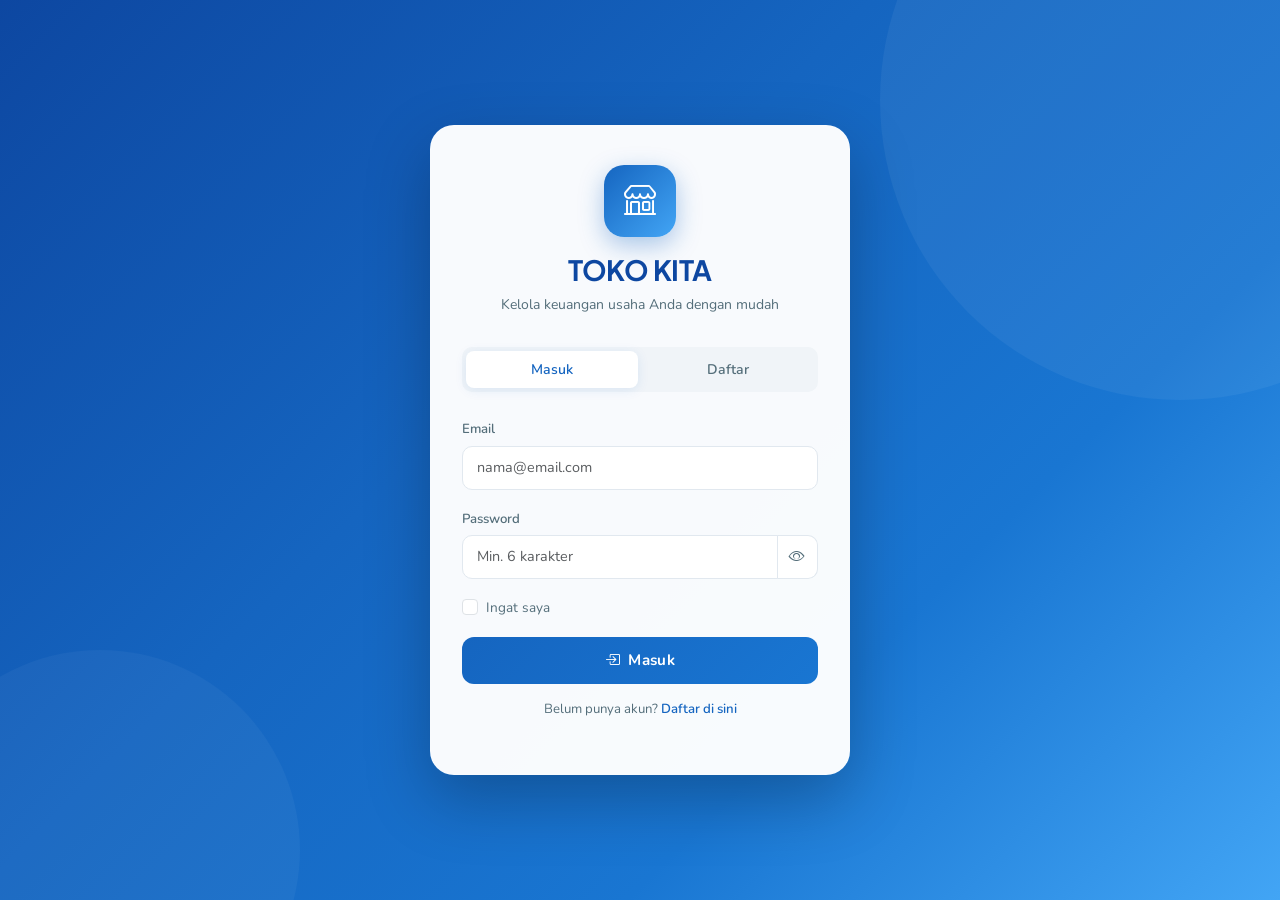
<file: index.html>
<!DOCTYPE html>
<html lang="id">
<head>
<meta charset="UTF-8">
<meta name="viewport" content="width=device-width, initial-scale=1.0, maximum-scale=1.0, user-scalable=no">
<meta name="description" content="TOKO KITA — Aplikasi Manajemen Keuangan UMKM">
<meta name="theme-color" content="#1565C0">
<meta name="apple-mobile-web-app-capable" content="yes">
<meta name="apple-mobile-web-app-status-bar-style" content="black-translucent">
<meta name="apple-mobile-web-app-title" content="TOKO KITA">
<meta name="mobile-web-app-capable" content="yes">
<meta name="application-name" content="TOKO KITA">
<meta name="msapplication-TileColor" content="#1565C0">
<meta name="msapplication-TileImage" content="icons/icon-144.png">
<title>TOKO KITA — Manajemen Keuangan UMKM</title>
<link rel="manifest" href="manifest.json">
<link rel="apple-touch-icon" href="icons/icon-152.png">
<link rel="apple-touch-icon" sizes="192x192" href="icons/icon-192.png">
<link rel="icon" type="image/png" sizes="192x192" href="icons/icon-192.png">
<link rel="icon" type="image/png" sizes="96x96" href="icons/icon-96.png">
<link rel="preconnect" href="https://fonts.googleapis.com">
<link rel="preconnect" href="https://fonts.gstatic.com" crossorigin>
<link href="https://fonts.googleapis.com/css2?family=Plus+Jakarta+Sans:wght@300;400;500;600;700&family=Nunito:wght@400;500;600;700&display=swap" rel="stylesheet">
<link href="https://cdn.jsdelivr.net/npm/bootstrap@5.3.2/dist/css/bootstrap.min.css" rel="stylesheet">
<link href="https://cdn.jsdelivr.net/npm/bootstrap-icons@1.11.3/font/bootstrap-icons.css" rel="stylesheet">
<style>
/* ============================================================
   TOKO KITA — style.css
   Progressive Web App — Manajemen Keuangan UMKM
   ============================================================ */

/* ===== CSS VARIABLES ===== */
:root {
  --primary: #1565C0;
  --primary-dark: #0D47A1;
  --primary-light: #1976D2;
  --primary-xlight: #E3F2FD;
  --accent: #2196F3;
  --accent-light: #BBDEFB;
  --success: #2E7D32;
  --success-light: #E8F5E9;
  --danger: #C62828;
  --danger-light: #FFEBEE;
  --warning: #F57F17;
  --warning-light: #FFF8E1;
  --text-primary: #1A237E;
  --text-secondary: #546E7A;
  --text-muted: #90A4AE;
  --bg-body: #F0F4F8;
  --bg-card: #FFFFFF;
  --bg-sidebar: #0D47A1;
  --border-color: #E1E8EF;
  --shadow: 0 2px 12px rgba(21,101,192,0.10);
  --shadow-lg: 0 8px 32px rgba(21,101,192,0.15);
  --radius: 12px;
  --radius-lg: 18px;
  --font-main: 'Plus Jakarta Sans', sans-serif;
  --font-ui: 'Nunito', sans-serif;
  --transition: all 0.22s cubic-bezier(.4,0,.2,1);
}

/* ===== DARK MODE VARIABLES ===== */
[data-theme="dark"] {
  --primary: #42A5F5;
  --primary-dark: #1565C0;
  --primary-light: #64B5F6;
  --primary-xlight: #0D2137;
  --accent: #90CAF9;
  --accent-light: #1A3A5C;
  --success: #66BB6A;
  --success-light: #0A2712;
  --danger: #EF5350;
  --danger-light: #2A0808;
  --warning: #FFCA28;
  --warning-light: #2A1E00;
  --text-primary: #E3F2FD;
  --text-secondary: #B0BEC5;
  --text-muted: #607D8B;
  --bg-body: #0A1929;
  --bg-card: #0D2137;
  --bg-sidebar: #071420;
  --border-color: #1A3A5C;
  --shadow: 0 2px 12px rgba(0,0,0,0.40);
  --shadow-lg: 0 8px 32px rgba(0,0,0,0.50);
}

/* ===== RESET ===== */
* { box-sizing: border-box; margin: 0; padding: 0; }

body {
  font-family: var(--font-ui);
  background: var(--bg-body);
  color: var(--text-primary);
  transition: var(--transition);
  min-height: 100vh;
}

/* ===== SCROLLBAR ===== */
::-webkit-scrollbar { width: 6px; height: 6px; }
::-webkit-scrollbar-track { background: transparent; }
::-webkit-scrollbar-thumb { background: var(--border-color); border-radius: 10px; }
::-webkit-scrollbar-thumb:hover { background: var(--text-muted); }

/* ============================================================
   AUTH SCREEN
   ============================================================ */
#auth-screen {
  min-height: 100vh;
  background: linear-gradient(135deg, #0D47A1 0%, #1565C0 40%, #1976D2 70%, #42A5F5 100%);
  display: flex;
  align-items: center;
  justify-content: center;
  padding: 1.5rem;
  position: relative;
  overflow: hidden;
}
#auth-screen::before {
  content: '';
  position: absolute;
  width: 600px; height: 600px;
  border-radius: 50%;
  background: rgba(255,255,255,0.05);
  top: -200px; right: -200px;
  pointer-events: none;
}
#auth-screen::after {
  content: '';
  position: absolute;
  width: 400px; height: 400px;
  border-radius: 50%;
  background: rgba(255,255,255,0.04);
  bottom: -150px; left: -100px;
  pointer-events: none;
}

.auth-card {
  background: rgba(255,255,255,0.97);
  border-radius: 24px;
  padding: 2.5rem 2rem;
  width: 100%;
  max-width: 420px;
  box-shadow: 0 24px 64px rgba(0,0,0,0.25);
  position: relative;
  z-index: 1;
}
[data-theme="dark"] .auth-card {
  background: #0D2137;
  border: 1px solid #1A3A5C;
}

.auth-logo {
  text-align: center;
  margin-bottom: 2rem;
}
.auth-logo .logo-icon {
  width: 72px; height: 72px;
  border-radius: 20px;
  background: linear-gradient(135deg, #1565C0, #42A5F5);
  display: flex; align-items: center; justify-content: center;
  margin: 0 auto 1rem;
  font-size: 2rem;
  color: white;
  box-shadow: 0 8px 24px rgba(21,101,192,0.35);
}
.auth-logo h1 {
  font-family: var(--font-main);
  font-weight: 700;
  font-size: 1.75rem;
  color: var(--primary-dark);
  letter-spacing: -0.5px;
}
[data-theme="dark"] .auth-logo h1 { color: var(--primary); }
.auth-logo p { color: var(--text-secondary); font-size: 0.875rem; margin-top: 4px; }

.auth-tabs {
  display: flex; gap: 4px;
  background: var(--bg-body);
  border-radius: 10px;
  padding: 4px;
  margin-bottom: 1.5rem;
}
.auth-tab {
  flex: 1; text-align: center; padding: 8px;
  border-radius: 8px; cursor: pointer;
  font-weight: 600; font-size: 0.875rem;
  color: var(--text-secondary);
  transition: var(--transition);
  border: none; background: none;
}
.auth-tab.active {
  background: var(--bg-card);
  color: var(--primary);
  box-shadow: var(--shadow);
}
[data-theme="dark"] .auth-tab.active { background: #1A3A5C; }

/* ===== FORM CONTROLS ===== */
.form-label { font-size: 0.825rem; font-weight: 600; color: var(--text-secondary); margin-bottom: 6px; }
.form-control {
  border: 1.5px solid var(--border-color);
  border-radius: 10px;
  padding: 10px 14px;
  font-size: 0.9rem;
  background: var(--bg-card);
  color: var(--text-primary);
  transition: var(--transition);
  width: 100%;
}
.form-control:focus {
  border-color: var(--primary);
  box-shadow: 0 0 0 3px rgba(21,101,192,0.12);
  background: var(--bg-card);
  color: var(--text-primary);
  outline: none;
}
[data-theme="dark"] .form-control { background: #071420; border-color: #1A3A5C; color: #E3F2FD; }
[data-theme="dark"] .form-control:focus { background: #071420; }

.input-group { display: flex; }
.input-group .form-control { border-radius: 10px 0 0 10px; flex: 1; }
.input-group-text {
  background: var(--bg-card);
  border: 1.5px solid var(--border-color);
  border-left: none;
  border-radius: 0 10px 10px 0;
  padding: 0 12px;
  color: var(--text-secondary);
  cursor: pointer;
  display: flex; align-items: center;
}
[data-theme="dark"] .input-group-text { background: #071420; border-color: #1A3A5C; color: #B0BEC5; }

/* ===== BUTTONS ===== */
.btn-primary-custom {
  background: linear-gradient(135deg, #1565C0, #1976D2);
  border: none;
  border-radius: 12px;
  padding: 12px;
  font-weight: 700;
  font-size: 0.95rem;
  color: white;
  width: 100%;
  cursor: pointer;
  transition: var(--transition);
  letter-spacing: 0.3px;
  display: flex; align-items: center; justify-content: center; gap: 8px;
}
.btn-primary-custom:hover {
  background: linear-gradient(135deg, #0D47A1, #1565C0);
  transform: translateY(-1px);
  box-shadow: 0 6px 20px rgba(21,101,192,0.35);
}
.btn-primary-custom:active { transform: translateY(0); }

.btn-add {
  background: linear-gradient(135deg, var(--primary), var(--accent));
  border: none; border-radius: 10px;
  padding: 8px 16px; font-weight: 600; font-size: 0.875rem;
  color: white; cursor: pointer; transition: var(--transition);
  display: inline-flex; align-items: center; gap: 6px;
}
.btn-add:hover { transform: translateY(-1px); box-shadow: 0 4px 16px rgba(21,101,192,0.30); }

.btn-sm-action {
  padding: 5px 10px; border-radius: 8px;
  border: 1.5px solid var(--border-color);
  background: none; cursor: pointer;
  font-size: 0.8rem; font-weight: 500;
  transition: var(--transition); color: var(--text-secondary);
}
.btn-sm-action:hover { background: var(--primary-xlight); color: var(--primary); border-color: var(--primary); }
.btn-sm-danger { color: var(--danger); }
.btn-sm-danger:hover { background: var(--danger-light); color: var(--danger); border-color: var(--danger); }

.btn-wa {
  background: #25D366; border: none; border-radius: 8px;
  padding: 5px 12px; font-size: 0.8rem; font-weight: 600;
  color: white; cursor: pointer; transition: var(--transition);
  display: inline-flex; align-items: center; gap: 5px;
}
.btn-wa:hover { background: #128C7E; transform: translateY(-1px); }

.btn-toggle {
  width: 38px; height: 38px;
  border: 1.5px solid var(--border-color);
  border-radius: 10px;
  background: none; cursor: pointer;
  display: flex; align-items: center; justify-content: center;
  color: var(--text-secondary); font-size: 1.1rem;
  transition: var(--transition);
}
.btn-toggle:hover { background: var(--primary-xlight); color: var(--primary); border-color: var(--primary); }

.btn-theme {
  width: 38px; height: 38px;
  border: 1.5px solid var(--border-color);
  border-radius: 10px; background: none; cursor: pointer;
  display: flex; align-items: center; justify-content: center;
  color: var(--text-secondary); font-size: 1.1rem;
  transition: var(--transition);
}
.btn-theme:hover { background: var(--primary-xlight); color: var(--primary); border-color: var(--primary); }

.btn-logout {
  display: flex; align-items: center; gap: 10px;
  padding: 10px 14px; border-radius: 10px;
  cursor: pointer; color: rgba(255,100,100,0.85);
  font-weight: 500; font-size: 0.875rem;
  width: 100%; border: none; background: none;
  transition: var(--transition);
}
.btn-logout:hover { background: rgba(255,100,100,0.12); color: #FF6B6B; }

/* ============================================================
   MAIN APP LAYOUT
   ============================================================ */
#app-screen { display: none; min-height: 100vh; }

/* ===== SIDEBAR ===== */
.sidebar {
  position: fixed; top: 0; left: 0; bottom: 0;
  width: 260px;
  background: var(--bg-sidebar);
  z-index: 1000;
  display: flex; flex-direction: column;
  transition: transform 0.3s cubic-bezier(.4,0,.2,1);
  box-shadow: 4px 0 24px rgba(0,0,0,0.20);
}
.sidebar.collapsed { transform: translateX(-260px); }

.sidebar-header {
  padding: 1.5rem 1.25rem 1rem;
  border-bottom: 1px solid rgba(255,255,255,0.10);
}
.sidebar-brand { display: flex; align-items: center; gap: 12px; }
.sidebar-brand .brand-icon {
  width: 44px; height: 44px;
  border-radius: 12px;
  background: rgba(255,255,255,0.15);
  display: flex; align-items: center; justify-content: center;
  font-size: 1.5rem; flex-shrink: 0;
}
.sidebar-brand span {
  font-family: var(--font-main);
  font-size: 1.25rem; font-weight: 700;
  color: white; letter-spacing: -0.5px;
}

.sidebar-user {
  padding: 1rem 1.25rem;
  display: flex; align-items: center; gap: 12px;
  border-bottom: 1px solid rgba(255,255,255,0.10);
}
.user-avatar {
  width: 40px; height: 40px;
  border-radius: 50%;
  background: linear-gradient(135deg, #42A5F5, #90CAF9);
  display: flex; align-items: center; justify-content: center;
  font-weight: 700; font-size: 1rem; color: #0D47A1;
  flex-shrink: 0;
}
.user-info .user-name { font-weight: 600; font-size: 0.875rem; color: white; }
.user-info .user-email { font-size: 0.75rem; color: rgba(255,255,255,0.55); margin-top: 1px; }

.nav-section { padding: 0.75rem 1rem 0.5rem; }
.nav-section-title {
  font-size: 0.7rem; font-weight: 700;
  color: rgba(255,255,255,0.40);
  text-transform: uppercase; letter-spacing: 1px;
  margin-bottom: 4px;
}
.nav-item {
  display: flex; align-items: center; gap: 12px;
  padding: 10px 14px; border-radius: 10px;
  cursor: pointer; transition: var(--transition);
  color: rgba(255,255,255,0.65);
  font-weight: 500; font-size: 0.9rem;
  margin-bottom: 2px;
  border: none; background: none;
  width: 100%; text-align: left;
}
.nav-item i { font-size: 1.1rem; width: 20px; flex-shrink: 0; }
.nav-item:hover { background: rgba(255,255,255,0.10); color: white; }
.nav-item.active { background: rgba(255,255,255,0.18); color: white; font-weight: 600; }

.sidebar-footer {
  margin-top: auto;
  padding: 1rem;
  border-top: 1px solid rgba(255,255,255,0.10);
}

/* ===== MAIN CONTENT ===== */
.main-content {
  margin-left: 260px;
  min-height: 100vh;
  transition: margin-left 0.3s cubic-bezier(.4,0,.2,1);
}
.main-content.expanded { margin-left: 0; }

.top-bar {
  background: var(--bg-card);
  border-bottom: 1px solid var(--border-color);
  padding: 1rem 1.5rem;
  display: flex; align-items: center; justify-content: space-between;
  position: sticky; top: 0; z-index: 100;
  box-shadow: var(--shadow);
}
.top-bar-left { display: flex; align-items: center; gap: 12px; }
.page-title { font-family: var(--font-main); font-size: 1.1rem; font-weight: 700; color: var(--text-primary); }
.top-bar-right { display: flex; align-items: center; gap: 10px; }

.page-content { padding: 1.5rem; }

/* ===== SIDEBAR BACKDROP ===== */
.sidebar-backdrop {
  display: none; position: fixed; inset: 0;
  background: rgba(0,0,0,0.4); z-index: 999;
}
.sidebar-backdrop.show { display: block; }

/* ============================================================
   STAT CARDS
   ============================================================ */
.stat-card {
  background: var(--bg-card);
  border-radius: var(--radius-lg);
  padding: 1.25rem 1.5rem;
  box-shadow: var(--shadow);
  border: 1px solid var(--border-color);
  transition: var(--transition);
  position: relative;
  overflow: hidden;
}
.stat-card::after {
  content: '';
  position: absolute; top: 0; right: 0;
  width: 80px; height: 80px; border-radius: 50%;
  opacity: 0.07; transform: translate(25%, -25%);
}
.stat-card.income::after { background: var(--success); }
.stat-card.expense::after { background: var(--danger); }
.stat-card.profit::after { background: var(--primary); }
.stat-card.debt::after { background: var(--warning); }
.stat-card:hover { transform: translateY(-2px); box-shadow: var(--shadow-lg); }

.stat-icon {
  width: 46px; height: 46px;
  border-radius: 12px;
  display: flex; align-items: center; justify-content: center;
  font-size: 1.3rem; margin-bottom: 1rem;
}
.stat-icon.income { background: var(--success-light); color: var(--success); }
.stat-icon.expense { background: var(--danger-light); color: var(--danger); }
.stat-icon.profit { background: var(--primary-xlight); color: var(--primary); }
.stat-icon.debt { background: var(--warning-light); color: var(--warning); }

.stat-label { font-size: 0.8rem; font-weight: 600; color: var(--text-muted); text-transform: uppercase; letter-spacing: 0.5px; }
.stat-value { font-family: var(--font-main); font-size: 1.5rem; font-weight: 700; color: var(--text-primary); margin-top: 4px; }
.stat-value.income { color: var(--success); }
.stat-value.expense { color: var(--danger); }
.stat-value.profit { color: var(--primary); }
.stat-value.debt { color: var(--warning); }

/* ============================================================
   SECTION PAGES
   ============================================================ */
.section-page { display: none; }
.section-page.active { display: block; }

/* ============================================================
   CARD
   ============================================================ */
.card-custom {
  background: var(--bg-card);
  border-radius: var(--radius-lg);
  border: 1px solid var(--border-color);
  box-shadow: var(--shadow);
  overflow: hidden;
}
.card-header-custom {
  padding: 1.25rem 1.5rem;
  border-bottom: 1px solid var(--border-color);
  display: flex; align-items: center; justify-content: space-between;
  background: var(--bg-card);
}
.card-header-custom h5 {
  font-family: var(--font-main);
  font-weight: 700; font-size: 1rem;
  color: var(--text-primary); margin: 0;
}
.card-body-custom { padding: 1.5rem; }

/* ============================================================
   TABLE
   ============================================================ */
.table-wrapper { overflow-x: auto; }
table.tk-table {
  width: 100%; border-collapse: collapse;
  font-size: 0.875rem;
}
table.tk-table thead th {
  padding: 10px 14px;
  background: var(--primary-xlight);
  color: var(--primary);
  font-weight: 700; font-size: 0.775rem;
  text-transform: uppercase; letter-spacing: 0.5px;
  border-bottom: 2px solid var(--border-color);
  white-space: nowrap;
}
table.tk-table tbody td {
  padding: 12px 14px;
  border-bottom: 1px solid var(--border-color);
  color: var(--text-primary); vertical-align: middle;
}
table.tk-table tbody tr:hover { background: var(--primary-xlight); }
table.tk-table tbody tr:last-child td { border-bottom: none; }
[data-theme="dark"] table.tk-table thead th { background: #0A1929; }
[data-theme="dark"] table.tk-table tbody tr:hover { background: #0A1929; }

/* ===== BADGES ===== */
.badge-income { background: var(--success-light); color: var(--success); padding: 4px 10px; border-radius: 20px; font-size: 0.75rem; font-weight: 600; }
.badge-expense { background: var(--danger-light); color: var(--danger); padding: 4px 10px; border-radius: 20px; font-size: 0.75rem; font-weight: 600; }
.badge-pending { background: var(--warning-light); color: var(--warning); padding: 4px 10px; border-radius: 20px; font-size: 0.75rem; font-weight: 600; }
.badge-paid { background: var(--success-light); color: var(--success); padding: 4px 10px; border-radius: 20px; font-size: 0.75rem; font-weight: 600; }

/* ============================================================
   FILTER BAR
   ============================================================ */
.filter-bar {
  display: flex; gap: 10px; flex-wrap: wrap; align-items: center;
  padding: 1rem 1.5rem; border-bottom: 1px solid var(--border-color);
  background: var(--bg-card);
}
.filter-select, .filter-input {
  border: 1.5px solid var(--border-color);
  border-radius: 8px; padding: 6px 12px;
  font-size: 0.85rem; background: var(--bg-body);
  color: var(--text-primary); outline: none;
  transition: var(--transition);
}
.filter-select:focus, .filter-input:focus {
  border-color: var(--primary);
  box-shadow: 0 0 0 3px rgba(21,101,192,0.10);
}
[data-theme="dark"] .filter-select,
[data-theme="dark"] .filter-input { background: #071420; border-color: #1A3A5C; color: #E3F2FD; }

/* ============================================================
   QUICK ACTIONS
   ============================================================ */
.quick-actions { display: flex; gap: 10px; flex-wrap: wrap; }
.quick-btn {
  flex: 1; min-width: 140px;
  background: var(--bg-card);
  border: 1.5px solid var(--border-color);
  border-radius: var(--radius);
  padding: 1rem; cursor: pointer;
  transition: var(--transition);
  text-align: center; color: var(--text-primary);
}
.quick-btn:hover {
  border-color: var(--primary);
  background: var(--primary-xlight);
  transform: translateY(-2px);
  box-shadow: var(--shadow);
}
.quick-btn i { font-size: 1.75rem; display: block; margin-bottom: 8px; }
.quick-btn span { font-size: 0.85rem; font-weight: 600; }
.quick-btn.income-btn i { color: var(--success); }
.quick-btn.expense-btn i { color: var(--danger); }
.quick-btn.debt-btn i { color: var(--warning); }
.quick-btn.report-btn i { color: var(--primary); }

/* ============================================================
   CHART BARS
   ============================================================ */
.chart-bar-wrap { display: flex; align-items: flex-end; gap: 8px; height: 140px; padding: 0 4px; }
.chart-bar-item { flex: 1; display: flex; flex-direction: column; align-items: center; gap: 4px; }
.chart-bar {
  width: 100%; border-radius: 6px 6px 0 0;
  transition: height 0.5s cubic-bezier(.4,0,.2,1);
  min-height: 4px;
}
.chart-bar.income-bar { background: linear-gradient(to top, var(--success), #81C784); }
.chart-bar.expense-bar { background: linear-gradient(to top, var(--danger), #EF9A9A); }
.chart-bar-label { font-size: 0.65rem; color: var(--text-muted); font-weight: 600; }
.chart-legend { display: flex; gap: 16px; justify-content: center; margin-top: 10px; }
.chart-legend-item { display: flex; align-items: center; gap: 6px; font-size: 0.8rem; color: var(--text-secondary); font-weight: 500; }
.chart-dot { width: 10px; height: 10px; border-radius: 3px; }

/* ============================================================
   LAPORAN
   ============================================================ */
.report-summary {
  background: linear-gradient(135deg, var(--primary) 0%, var(--accent) 100%);
  border-radius: var(--radius-lg);
  padding: 2rem; color: white;
  position: relative; overflow: hidden;
  margin-bottom: 1.5rem;
}
.report-summary::before {
  content: '';
  position: absolute;
  width: 200px; height: 200px; border-radius: 50%;
  background: rgba(255,255,255,0.07);
  top: -80px; right: -60px;
}
.report-summary-title { font-size: 0.85rem; font-weight: 600; opacity: 0.8; text-transform: uppercase; letter-spacing: 1px; }
.report-summary-value { font-family: var(--font-main); font-size: 2.25rem; font-weight: 700; margin: 4px 0; }

.report-item {
  display: flex; align-items: center; justify-content: space-between;
  padding: 12px 0; border-bottom: 1px solid var(--border-color);
}
.report-item:last-child { border-bottom: none; }
.report-item-label { display: flex; align-items: center; gap: 10px; font-weight: 500; }
.report-item-value { font-weight: 700; font-family: var(--font-main); }

/* ============================================================
   MODAL OVERRIDES
   ============================================================ */
.modal-content {
  background: var(--bg-card);
  border: 1px solid var(--border-color);
  border-radius: var(--radius-lg);
  color: var(--text-primary);
}
.modal-header {
  background: linear-gradient(135deg, var(--primary), var(--accent));
  border-radius: calc(var(--radius-lg) - 1px) calc(var(--radius-lg) - 1px) 0 0;
  border: none; padding: 1.25rem 1.5rem;
}
.modal-title { color: white; font-family: var(--font-main); font-weight: 700; }
.btn-close { filter: invert(1); }
.modal-footer {
  border-top: 1px solid var(--border-color);
  background: var(--bg-card);
  border-radius: 0 0 calc(var(--radius-lg) - 1px) calc(var(--radius-lg) - 1px);
}

/* ============================================================
   EMPTY STATE
   ============================================================ */
.empty-state {
  text-align: center; padding: 3rem 1.5rem;
  color: var(--text-muted);
}
.empty-state i { font-size: 3rem; opacity: 0.35; margin-bottom: 1rem; display: block; }
.empty-state p { font-size: 0.9rem; }

/* ============================================================
   LOADING OVERLAY
   ============================================================ */
#loading-overlay {
  position: fixed; inset: 0;
  background: rgba(13,71,161,0.85);
  display: flex; align-items: center; justify-content: center;
  z-index: 9999; transition: opacity 0.3s;
}
#loading-overlay.hidden { opacity: 0; pointer-events: none; }
.loading-spinner { text-align: center; color: white; }
.spinner-ring {
  width: 56px; height: 56px;
  border: 4px solid rgba(255,255,255,0.25);
  border-top-color: white; border-radius: 50%;
  animation: spin 0.9s linear infinite;
  margin: 0 auto 1rem;
}
@keyframes spin { to { transform: rotate(360deg); } }
.loading-spinner p { font-weight: 600; font-size: 1rem; opacity: 0.9; }

/* ============================================================
   TOAST NOTIFICATIONS
   ============================================================ */
#toast-container {
  position: fixed; bottom: 1.5rem; right: 1.5rem;
  z-index: 9998; display: flex; flex-direction: column; gap: 8px;
}
.toast-item {
  background: var(--bg-card);
  border: 1px solid var(--border-color);
  border-radius: 12px; padding: 12px 16px;
  display: flex; align-items: center; gap: 10px;
  box-shadow: var(--shadow-lg);
  font-size: 0.875rem; font-weight: 500;
  animation: slideInRight 0.3s ease, fadeOut 0.3s ease 2.7s forwards;
  max-width: 320px;
}
.toast-item.success { border-left: 4px solid var(--success); }
.toast-item.error   { border-left: 4px solid var(--danger); }
.toast-item.info    { border-left: 4px solid var(--primary); }
@keyframes slideInRight {
  from { transform: translateX(100%); opacity: 0; }
  to   { transform: translateX(0); opacity: 1; }
}
@keyframes fadeOut { to { opacity: 0; transform: translateX(100%); } }

/* ============================================================
   RESPONSIVE — MOBILE
   ============================================================ */
@media (max-width: 768px) {
  /* Sidebar — sembunyikan, hanya muncul jika dibuka manual */
  .sidebar { transform: translateX(-260px); }
  .sidebar.open { transform: translateX(0); }

  /* Main content — full width, beri ruang bottom nav */
  .main-content { margin-left: 0; padding-bottom: 72px; }
  .page-content { padding: 0.875rem; }

  /* Top bar mobile */
  .top-bar { padding: 0.75rem 1rem; }
  .page-title { font-size: 1rem; }

  /* Stat cards — 2 kolom */
  .stat-card { padding: 1rem 0.875rem; }
  .stat-value { font-size: 1.15rem; }
  .stat-icon { width: 40px; height: 40px; font-size: 1.1rem; margin-bottom: 0.75rem; }
  .stat-label { font-size: 0.72rem; }

  /* Card header — stack vertikal */
  .card-header-custom { flex-direction: column; align-items: flex-start; gap: 8px; }
  .card-header-custom h5 { font-size: 0.9rem; }

  /* Filter bar — vertikal */
  .filter-bar { flex-direction: column; align-items: stretch; padding: 0.75rem 1rem; gap: 8px; }
  .filter-select, .filter-input { width: 100%; font-size: 0.875rem; padding: 8px 12px; }

  /* Quick action buttons — 2 kolom */
  .quick-actions { display: grid; grid-template-columns: 1fr 1fr; gap: 10px; }
  .quick-btn { min-width: unset; padding: 0.875rem 0.5rem; }
  .quick-btn i { font-size: 1.5rem; }
  .quick-btn span { font-size: 0.78rem; }

  /* Table — horizontal scroll */
  .table-wrapper { overflow-x: auto; -webkit-overflow-scrolling: touch; }
  table.tk-table { font-size: 0.8rem; min-width: 500px; }
  table.tk-table thead th { padding: 8px 10px; }
  table.tk-table tbody td { padding: 10px; }

  /* Chart lebih tinggi */
  .chart-bar-wrap { height: 120px; }

  /* Report summary */
  .report-summary { padding: 1.25rem; }
  .report-summary-value { font-size: 1.75rem; }

  /* Modal — full screen di mobile */
  .modal-dialog { margin: 0; max-width: 100%; }
  .modal-content { border-radius: 20px 20px 0 0; position: fixed; bottom: 0; left: 0; right: 0; }
  .modal-body { max-height: 70vh; overflow-y: auto; }

  /* Bottom nav tampil */
  .mobile-bottom-nav { display: flex !important; }

  /* Sembunyikan hamburger di mobile — navigasi via bottom nav */
  .btn-toggle { display: flex; }
}

@media (max-width: 480px) {
  .auth-card { padding: 1.75rem 1.25rem; }
  .stat-card { padding: 0.875rem; }
  .page-content { padding: 0.75rem; }
  .quick-btn span { font-size: 0.72rem; }
}

/* ============================================================
   MOBILE BOTTOM NAVIGATION
   ============================================================ */
.mobile-bottom-nav {
  display: none; /* default hidden, muncul di mobile via media query */
  position: fixed;
  bottom: 0; left: 0; right: 0;
  height: 64px;
  background: var(--bg-card);
  border-top: 1px solid var(--border-color);
  box-shadow: 0 -4px 20px rgba(0,0,0,0.08);
  z-index: 1001;
  padding: 0 0.5rem;
  align-items: center;
  justify-content: space-around;
}

.mobile-nav-item {
  display: flex; flex-direction: column; align-items: center; justify-content: center;
  gap: 3px; flex: 1; padding: 8px 4px;
  border: none; background: none; cursor: pointer;
  color: var(--text-muted); transition: var(--transition);
  border-radius: 12px; min-height: 52px;
  -webkit-tap-highlight-color: transparent;
}

.mobile-nav-item i {
  font-size: 1.35rem;
  transition: var(--transition);
}

.mobile-nav-item span {
  font-size: 0.65rem; font-weight: 600;
  letter-spacing: 0.2px;
}

.mobile-nav-item.active {
  color: var(--primary);
}

.mobile-nav-item.active i {
  transform: scale(1.15);
}

.mobile-nav-fab {
  width: 52px; height: 52px; border-radius: 50%;
  background: linear-gradient(135deg, var(--primary), var(--accent));
  border: none; cursor: pointer;
  display: flex; align-items: center; justify-content: center;
  color: white; font-size: 1.5rem;
  box-shadow: 0 4px 16px rgba(21,101,192,0.40);
  transition: var(--transition);
  margin-bottom: 8px;
  -webkit-tap-highlight-color: transparent;
  flex-shrink: 0;
}

.mobile-nav-fab:active { transform: scale(0.93); }

[data-theme="dark"] .mobile-bottom-nav {
  background: #0D2137;
  border-top-color: #1A3A5C;
  box-shadow: 0 -4px 20px rgba(0,0,0,0.3);
}

/* ============================================================
   COPYRIGHT FOOTER
   ============================================================ */
.copyright-footer {
  text-align: center;
  padding: 1.5rem 1rem;
  margin-top: 2rem;
  border-top: 1px solid var(--border-color);
  color: var(--text-muted);
  font-size: 0.8rem;
  font-weight: 500;
}
.copyright-footer .copyright-icon {
  display: inline-flex;
  align-items: center;
  justify-content: center;
  width: 22px;
  height: 22px;
  border-radius: 50%;
  background: linear-gradient(135deg, var(--primary), var(--accent));
  color: white;
  font-size: 0.7rem;
  font-weight: 700;
  margin-right: 6px;
  vertical-align: middle;
}
.copyright-footer span {
  color: var(--text-secondary);
  font-weight: 600;
}

/* Mobile logout nav item */
.mobile-nav-item.logout-item {
  color: rgba(255,100,100,0.85);
}
.mobile-nav-item.logout-item.active,
.mobile-nav-item.logout-item:hover {
  color: #FF6B6B;
}

@media (max-width: 768px) {
  .copyright-footer {
    padding-bottom: 80px;
  }
}

</style>
</head>
<body>

<!-- LOADING OVERLAY -->
<div id="loading-overlay">
  <div class="loading-spinner">
    <div class="spinner-ring"></div>
    <p>Memuat TOKO KITA...</p>
  </div>
</div>

<!-- TOAST -->
<div id="toast-container"></div>

<!-- AUTH SCREEN -->
<div id="auth-screen">
  <div class="auth-card">
    <div class="auth-logo">
      <div class="logo-icon"><i class="bi bi-shop"></i></div>
      <h1>TOKO KITA</h1>
      <p>Kelola keuangan usaha Anda dengan mudah</p>
    </div>
    <div class="auth-tabs">
      <button class="auth-tab active" onclick="switchAuthTab('login')">Masuk</button>
      <button class="auth-tab" onclick="switchAuthTab('register')">Daftar</button>
    </div>
    <!-- Login -->
    <div id="login-form">
      <div class="mb-3">
        <label class="form-label">Email</label>
        <input type="email" class="form-control" id="login-email" placeholder="nama@email.com" autocomplete="email">
      </div>
      <div class="mb-3">
        <label class="form-label">Password</label>
        <div class="input-group">
          <input type="password" class="form-control" id="login-password" placeholder="Min. 6 karakter" autocomplete="current-password">
          <button class="input-group-text" type="button" onclick="togglePwd('login-password',this)"><i class="bi bi-eye"></i></button>
        </div>
      </div>
      <div class="mb-3 d-flex align-items-center">
        <div class="form-check">
          <input class="form-check-input" type="checkbox" id="remember-me">
          <label class="form-check-label" for="remember-me" style="font-size:.85rem;color:var(--text-secondary)">Ingat saya</label>
        </div>
      </div>
      <button class="btn-primary-custom" onclick="doLogin()"><i class="bi bi-box-arrow-in-right"></i> Masuk</button>
      <p style="text-align:center;margin-top:1rem;font-size:.825rem;color:var(--text-secondary)">
        Belum punya akun? <span style="color:var(--primary);cursor:pointer;font-weight:600" onclick="switchAuthTab('register')">Daftar di sini</span>
      </p>
    </div>
    <!-- Register -->
    <div id="register-form" style="display:none">
      <div class="mb-3">
        <label class="form-label">Nama Lengkap</label>
        <input type="text" class="form-control" id="reg-name" placeholder="Nama Anda">
      </div>
      <div class="mb-3">
        <label class="form-label">Email</label>
        <input type="email" class="form-control" id="reg-email" placeholder="nama@email.com">
      </div>
      <div class="mb-3">
        <label class="form-label">Nama Toko <small style="color:var(--text-muted)">(opsional)</small></label>
        <div class="input-group">
          <span class="input-group-text"><i class="bi bi-shop"></i></span>
          <input type="text" class="form-control" id="reg-store" placeholder="Contoh: Warung Bu Siti, Toko Makmur">
        </div>
      </div>
      <div class="mb-3">
        <label class="form-label">Password</label>
        <div class="input-group">
          <input type="password" class="form-control" id="reg-password" placeholder="Min. 6 karakter">
          <button class="input-group-text" type="button" onclick="togglePwd('reg-password',this)"><i class="bi bi-eye"></i></button>
        </div>
      </div>
      <div class="mb-3">
        <label class="form-label">Konfirmasi Password</label>
        <input type="password" class="form-control" id="reg-confirm" placeholder="Ulangi password">
      </div>
      <button class="btn-primary-custom" onclick="doRegister()"><i class="bi bi-shop"></i> Daftar Sekarang</button>
      <p style="text-align:center;margin-top:1rem;font-size:.825rem;color:var(--text-secondary)">
        Sudah punya akun? <span style="color:var(--primary);cursor:pointer;font-weight:600" onclick="switchAuthTab('login')">Masuk di sini</span>
      </p>
    </div>
  </div>
</div>

<!-- APP SCREEN -->
<div id="app-screen">
  <div class="sidebar-backdrop" id="sidebar-backdrop" onclick="closeSidebar()"></div>
  <!-- SIDEBAR -->
  <nav class="sidebar" id="sidebar">
    <div class="sidebar-header">
      <div class="sidebar-brand">
        <div class="brand-icon"><i class="bi bi-shop" style="color:white"></i></div>
        <span id="sidebar-store-name">TOKO KITA</span>
      </div>
    </div>
    <div class="sidebar-user">
      <div class="user-avatar" id="sidebar-avatar">TK</div>
      <div class="user-info">
        <div class="user-name" id="sidebar-name">Pengguna</div>
        <div class="user-email" id="sidebar-email">-</div>
      </div>
      <button class="btn-toggle" onclick="openStoreSettings()" title="Pengaturan Toko" style="color:rgba(255,255,255,0.6);border-color:rgba(255,255,255,0.2)">
        <i class="bi bi-gear"></i>
      </button>
    </div>
    <div class="nav-section">
      <div class="nav-section-title">Menu Utama</div>
      <button class="nav-item active" data-page="dashboard" onclick="navigate('dashboard')"><i class="bi bi-speedometer2"></i> Dashboard</button>
      <button class="nav-item" data-page="transaksi" onclick="navigate('transaksi')"><i class="bi bi-arrow-left-right"></i> Transaksi</button>
      <button class="nav-item" data-page="utang" onclick="navigate('utang')"><i class="bi bi-people"></i> Utang Pelanggan</button>
      <button class="nav-item" data-page="laporan" onclick="navigate('laporan')"><i class="bi bi-bar-chart-line"></i> Laporan</button>
    </div>
    <div class="sidebar-footer">
      <button class="btn-logout" onclick="doLogout()"><i class="bi bi-box-arrow-left"></i> Keluar</button>
    </div>
  </nav>
  <!-- MAIN -->
  <div class="main-content" id="main-content">
    <header class="top-bar">
      <div class="top-bar-left">
        <button class="btn-toggle" onclick="toggleSidebar()"><i class="bi bi-list"></i></button>
        <span class="page-title" id="page-title">Dashboard</span>
      </div>
      <div class="top-bar-right">
        <button class="btn-theme" onclick="toggleTheme()"><i class="bi bi-moon-stars" id="theme-icon"></i></button>
      </div>
    </header>
    <main class="page-content">

      <!-- DASHBOARD -->
      <div class="section-page active" id="page-dashboard">
        <div class="row g-3 mb-4">
          <div class="col-6 col-md-3"><div class="stat-card income"><div class="stat-icon income"><i class="bi bi-arrow-down-circle"></i></div><div class="stat-label">Pemasukan</div><div class="stat-value income" id="stat-income">Rp 0</div></div></div>
          <div class="col-6 col-md-3"><div class="stat-card expense"><div class="stat-icon expense"><i class="bi bi-arrow-up-circle"></i></div><div class="stat-label">Pengeluaran</div><div class="stat-value expense" id="stat-expense">Rp 0</div></div></div>
          <div class="col-6 col-md-3"><div class="stat-card profit"><div class="stat-icon profit"><i class="bi bi-graph-up-arrow"></i></div><div class="stat-label">Laba / Rugi</div><div class="stat-value profit" id="stat-profit">Rp 0</div></div></div>
          <div class="col-6 col-md-3"><div class="stat-card debt"><div class="stat-icon debt"><i class="bi bi-person-lines-fill"></i></div><div class="stat-label">Total Utang</div><div class="stat-value debt" id="stat-debt">Rp 0</div></div></div>
        </div>
        <div class="card-custom mb-4">
          <div class="card-header-custom"><h5><i class="bi bi-lightning-charge me-2"></i>Aksi Cepat</h5></div>
          <div class="card-body-custom">
            <div class="quick-actions">
              <button class="quick-btn income-btn" onclick="openTrxModal('income')"><i class="bi bi-plus-circle-fill"></i><span>Tambah Pemasukan</span></button>
              <button class="quick-btn expense-btn" onclick="openTrxModal('expense')"><i class="bi bi-dash-circle-fill"></i><span>Tambah Pengeluaran</span></button>
              <button class="quick-btn debt-btn" onclick="navigate('utang')"><i class="bi bi-people-fill"></i><span>Data Utang</span></button>
              <button class="quick-btn report-btn" onclick="navigate('laporan')"><i class="bi bi-file-earmark-bar-graph-fill"></i><span>Lihat Laporan</span></button>
            </div>
          </div>
        </div>
        <div class="row g-3">
          <div class="col-md-6">
            <div class="card-custom h-100">
              <div class="card-header-custom"><h5><i class="bi bi-bar-chart me-2"></i>Grafik 6 Bulan Terakhir</h5></div>
              <div class="card-body-custom">
                <div class="chart-bar-wrap" id="chart-bars"></div>
                <div class="chart-legend">
                  <div class="chart-legend-item"><div class="chart-dot" style="background:var(--success)"></div>Pemasukan</div>
                  <div class="chart-legend-item"><div class="chart-dot" style="background:var(--danger)"></div>Pengeluaran</div>
                </div>
              </div>
            </div>
          </div>
          <div class="col-md-6">
            <div class="card-custom h-100">
              <div class="card-header-custom"><h5><i class="bi bi-clock-history me-2"></i>Transaksi Terbaru</h5><button class="btn-add" onclick="navigate('transaksi')"><i class="bi bi-eye"></i> Lihat Semua</button></div>
              <div class="table-wrapper"><table class="tk-table"><thead><tr><th>Keterangan</th><th>Tipe</th><th>Jumlah</th></tr></thead><tbody id="recent-trx-body"></tbody></table></div>
            </div>
          </div>
        </div>
      </div>

      <!-- TRANSAKSI -->
      <div class="section-page" id="page-transaksi">
        <div class="card-custom">
          <div class="card-header-custom">
            <h5><i class="bi bi-arrow-left-right me-2"></i>Data Transaksi</h5>
            <div class="d-flex gap-2 flex-wrap">
              <button class="btn-add" onclick="openTrxModal('income')"><i class="bi bi-plus"></i> Pemasukan</button>
              <button class="btn-add" style="background:linear-gradient(135deg,#C62828,#E53935)" onclick="openTrxModal('expense')"><i class="bi bi-plus"></i> Pengeluaran</button>
            </div>
          </div>
          <div class="filter-bar">
            <select class="filter-select" id="trx-filter-type" onchange="renderTrxTable()"><option value="">Semua Tipe</option><option value="income">Pemasukan</option><option value="expense">Pengeluaran</option></select>
            <input type="month" class="filter-input" id="trx-filter-month" onchange="renderTrxTable()">
            <input type="text" class="filter-input" id="trx-filter-search" placeholder="Cari keterangan..." oninput="renderTrxTable()" style="flex:1;min-width:160px">
          </div>
          <div class="table-wrapper"><table class="tk-table"><thead><tr><th>Tanggal</th><th>Keterangan</th><th>Kategori</th><th>Tipe</th><th>Jumlah</th><th>Aksi</th></tr></thead><tbody id="trx-table-body"></tbody></table></div>
        </div>
      </div>

      <!-- UTANG -->
      <div class="section-page" id="page-utang">
        <div class="card-custom">
          <div class="card-header-custom"><h5><i class="bi bi-people me-2"></i>Utang Pelanggan</h5><button class="btn-add" onclick="openDebtModal()"><i class="bi bi-plus"></i> Tambah Utang</button></div>
          <div class="filter-bar">
            <select class="filter-select" id="debt-filter-status" onchange="renderDebtTable()"><option value="">Semua Status</option><option value="pending">Belum Lunas</option><option value="paid">Lunas</option></select>
            <input type="text" class="filter-input" id="debt-filter-search" placeholder="Cari nama pelanggan..." oninput="renderDebtTable()" style="flex:1;min-width:160px">
          </div>
          <div class="table-wrapper"><table class="tk-table"><thead><tr><th>Nama</th><th>No. HP</th><th>Keterangan</th><th>Jumlah</th><th>Jatuh Tempo</th><th>Status</th><th>Aksi</th></tr></thead><tbody id="debt-table-body"></tbody></table></div>
        </div>
      </div>

      <!-- LAPORAN -->
      <div class="section-page" id="page-laporan">
        <div class="card-custom mb-3">
          <div class="filter-bar">
            <span style="font-weight:600;font-size:.875rem;color:var(--text-secondary)"><i class="bi bi-funnel me-1"></i>Filter Periode:</span>
            <input type="month" class="filter-input" id="report-filter-month" onchange="renderReport()">
            <button class="btn-add" onclick="renderReport()"><i class="bi bi-arrow-clockwise"></i> Refresh</button>
          </div>
        </div>
        <div class="report-summary" id="report-summary-card">
          <div class="report-summary-title">Laba / Rugi Bersih</div>
          <div class="report-summary-value" id="report-net">Rp 0</div>
          <div style="font-size:.85rem;opacity:.75" id="report-period">-</div>
        </div>
        <div class="row g-3">
          <div class="col-md-6"><div class="card-custom"><div class="card-header-custom"><h5><i class="bi bi-file-earmark-text me-2"></i>Ringkasan Laba Rugi</h5></div><div class="card-body-custom" id="report-detail"></div></div></div>
          <div class="col-md-6"><div class="card-custom"><div class="card-header-custom"><h5><i class="bi bi-list-ul me-2"></i>Rincian Transaksi</h5></div><div class="card-body-custom" id="report-trx-list" style="max-height:400px;overflow-y:auto"></div></div></div>
        </div>
      </div>

      <!-- COPYRIGHT FOOTER -->
      <footer class="copyright-footer" id="copyright-footer">
        <span class="copyright-icon">©</span>
        <span>ichwanrayafirdaus</span>
      </footer>

    </main>
  </div>

  <!-- MOBILE BOTTOM NAVIGATION -->
  <nav class="mobile-bottom-nav" id="mobile-bottom-nav">
    <button class="mobile-nav-item active" id="mob-nav-dashboard" onclick="navigate('dashboard')">
      <i class="bi bi-speedometer2"></i>
      <span>Beranda</span>
    </button>
    <button class="mobile-nav-item" id="mob-nav-transaksi" onclick="navigate('transaksi')">
      <i class="bi bi-arrow-left-right"></i>
      <span>Transaksi</span>
    </button>
    <button class="mobile-nav-fab" onclick="openTrxModal('income')" title="Tambah Transaksi">
      <i class="bi bi-plus-lg"></i>
    </button>
    <button class="mobile-nav-item" id="mob-nav-utang" onclick="navigate('utang')">
      <i class="bi bi-people"></i>
      <span>Utang</span>
    </button>
    <button class="mobile-nav-item" id="mob-nav-laporan" onclick="navigate('laporan')">
      <i class="bi bi-bar-chart-line"></i>
      <span>Laporan</span>
    </button>
    <button class="mobile-nav-item logout-item" id="mob-nav-logout" onclick="doLogout()">
      <i class="bi bi-box-arrow-left"></i>
      <span>Keluar</span>
    </button>
  </nav>

</div>

<!-- MODAL TRANSAKSI -->
<div class="modal fade" id="trxModal" tabindex="-1">
  <div class="modal-dialog modal-dialog-centered">
    <div class="modal-content">
      <div class="modal-header"><h5 class="modal-title" id="trxModalTitle">Tambah Transaksi</h5><button type="button" class="btn-close" data-bs-dismiss="modal"></button></div>
      <div class="modal-body">
        <input type="hidden" id="trx-edit-id">
        <div class="mb-3"><label class="form-label">Tipe</label><select class="form-control" id="trx-type"><option value="income">Pemasukan</option><option value="expense">Pengeluaran</option></select></div>
        <div class="mb-3"><label class="form-label">Tanggal</label><input type="date" class="form-control" id="trx-date"></div>
        <div class="mb-3"><label class="form-label">Keterangan</label><input type="text" class="form-control" id="trx-desc" placeholder="Misal: Penjualan produk A"></div>
        <div class="mb-3"><label class="form-label">Kategori</label><input type="text" class="form-control" id="trx-cat" placeholder="Misal: Penjualan, Operasional"></div>
        <div class="mb-3"><label class="form-label">Jumlah (Rp)</label><input type="number" class="form-control" id="trx-amount" placeholder="0" min="0" step="1000"></div>
        <div class="mb-3"><label class="form-label">Catatan <small style="color:var(--text-muted)">(opsional)</small></label><textarea class="form-control" id="trx-note" rows="2"></textarea></div>
      </div>
      <div class="modal-footer"><button class="btn btn-secondary" data-bs-dismiss="modal">Batal</button><button class="btn-add" onclick="saveTrx()"><i class="bi bi-check2 me-1"></i>Simpan</button></div>
    </div>
  </div>
</div>

<!-- MODAL UTANG -->
<div class="modal fade" id="debtModal" tabindex="-1">
  <div class="modal-dialog modal-dialog-centered">
    <div class="modal-content">
      <div class="modal-header"><h5 class="modal-title" id="debtModalTitle">Tambah Utang Pelanggan</h5><button type="button" class="btn-close" data-bs-dismiss="modal"></button></div>
      <div class="modal-body">
        <input type="hidden" id="debt-edit-id">
        <div class="mb-3"><label class="form-label">Nama Pelanggan</label><input type="text" class="form-control" id="debt-name" placeholder="Nama lengkap"></div>
        <div class="mb-3"><label class="form-label">No. WhatsApp</label><div class="input-group"><span class="input-group-text"><i class="bi bi-whatsapp"></i></span><input type="tel" class="form-control" id="debt-phone" placeholder="628xxx atau 08xxx"></div></div>
        <div class="mb-3"><label class="form-label">Keterangan</label><input type="text" class="form-control" id="debt-desc" placeholder="Misal: Pembelian beras 10kg"></div>
        <div class="mb-3"><label class="form-label">Jumlah (Rp)</label><input type="number" class="form-control" id="debt-amount" placeholder="0" min="0" step="1000"></div>
        <div class="row"><div class="col-6 mb-3"><label class="form-label">Tanggal</label><input type="date" class="form-control" id="debt-date"></div><div class="col-6 mb-3"><label class="form-label">Jatuh Tempo</label><input type="date" class="form-control" id="debt-due"></div></div>
        <div class="mb-3"><label class="form-label">Status</label><select class="form-control" id="debt-status"><option value="pending">Belum Lunas</option><option value="paid">Lunas</option></select></div>
      </div>
      <div class="modal-footer"><button class="btn btn-secondary" data-bs-dismiss="modal">Batal</button><button class="btn-add" onclick="saveDebt()"><i class="bi bi-check2 me-1"></i>Simpan</button></div>
    </div>
  </div>
</div>

<!-- MODAL PENGATURAN TOKO -->
<div class="modal fade" id="storeSettingsModal" tabindex="-1">
  <div class="modal-dialog modal-dialog-centered">
    <div class="modal-content">
      <div class="modal-header">
        <h5 class="modal-title"><i class="bi bi-shop me-2"></i>Pengaturan Toko</h5>
        <button type="button" class="btn-close" data-bs-dismiss="modal"></button>
      </div>
      <div class="modal-body">
        <div class="mb-3">
          <label class="form-label fw-semibold">Nama Toko</label>
          <div class="input-group">
            <span class="input-group-text"><i class="bi bi-shop"></i></span>
            <input type="text" class="form-control" id="settings-store-name" placeholder="Nama toko Anda" maxlength="40">
          </div>
          <small class="text-muted">Nama ini tampil di sidebar dan header aplikasi.</small>
        </div>
        <div class="mb-3">
          <label class="form-label fw-semibold">Nama Pemilik</label>
          <div class="input-group">
            <span class="input-group-text"><i class="bi bi-person"></i></span>
            <input type="text" class="form-control" id="settings-owner-name" placeholder="Nama Anda" maxlength="40">
          </div>
        </div>
        <div class="mb-3">
          <label class="form-label fw-semibold">Nomor WhatsApp Toko</label>
          <div class="input-group">
            <span class="input-group-text"><i class="bi bi-whatsapp"></i></span>
            <input type="text" class="form-control" id="settings-store-phone" placeholder="628xxxx" maxlength="20">
          </div>
        </div>
        <div class="mb-3">
          <label class="form-label fw-semibold">Alamat Toko</label>
          <textarea class="form-control" id="settings-store-address" rows="2" placeholder="Alamat lengkap toko" maxlength="100"></textarea>
        </div>
      </div>
      <div class="modal-footer">
        <button class="btn btn-secondary" data-bs-dismiss="modal">Batal</button>
        <button class="btn-add" onclick="saveStoreSettings()"><i class="bi bi-check2 me-1"></i>Simpan</button>
      </div>
    </div>
  </div>
</div>

<script src="https://cdn.jsdelivr.net/npm/bootstrap@5.3.2/dist/js/bootstrap.bundle.min.js"></script>
<script>
/* ============================================================
   TOKO KITA — app.js  v2.0
   Fix: GitHub Pages + PWABuilder compatible
   ============================================================ */
'use strict';

/* ── HELPERS ── */
const fmt      = n  => 'Rp ' + Math.abs(n).toLocaleString('id-ID');
const today    = () => new Date().toISOString().split('T')[0];
const nowMonth = () => new Date().toISOString().slice(0, 7);
const uuid     = () => Date.now().toString(36) + Math.random().toString(36).slice(2);

function fmtDate(d) {
  if (!d) return '-';
  const [y, m, day] = d.split('-');
  const mn = ['Jan','Feb','Mar','Apr','Mei','Jun','Jul','Agu','Sep','Okt','Nov','Des'];
  return `${parseInt(day)} ${mn[parseInt(m)-1]} ${y}`;
}

function showToast(msg, type = 'success') {
  const icons  = { success:'bi-check-circle-fill', error:'bi-x-circle-fill', info:'bi-info-circle-fill' };
  const colors = { success:'var(--success)',       error:'var(--danger)',     info:'var(--primary)'     };
  const el = document.createElement('div');
  el.className = `toast-item ${type}`;
  el.innerHTML = `<i class="bi ${icons[type]}" style="color:${colors[type]}"></i> ${msg}`;
  document.getElementById('toast-container').appendChild(el);
  setTimeout(() => el.remove(), 3100);
}

function showLoading(msg = 'Memproses...') {
  const lo = document.getElementById('loading-overlay');
  lo.querySelector('p').textContent = msg;
  lo.classList.remove('hidden');
}
function hideLoading() {
  setTimeout(() => document.getElementById('loading-overlay').classList.add('hidden'), 400);
}

/* ── HASH ── */
function hashPwd(pwd) {
  let h = 5381;
  for (let i = 0; i < pwd.length; i++) h = ((h << 5) + h) ^ pwd.charCodeAt(i);
  return (h >>> 0).toString(36);
}

/* ── AUTH STORAGE ── */
let currentUser = null;
const loadUsers   = ()    => JSON.parse(localStorage.getItem('tk_users')   || '[]');
const saveUsers   = u     => localStorage.setItem('tk_users',   JSON.stringify(u));
const loadSession = ()    => JSON.parse(localStorage.getItem('tk_session') || 'null');
const saveSession = u     => localStorage.setItem('tk_session', JSON.stringify(u));
const clearSession = ()   => localStorage.removeItem('tk_session');

/* ── AUTH UI ── */
function switchAuthTab(tab) {
  document.querySelectorAll('.auth-tab').forEach((t, i) =>
    t.classList.toggle('active', (i===0&&tab==='login')||(i===1&&tab==='register'))
  );
  document.getElementById('login-form').style.display    = tab==='login'    ? '' : 'none';
  document.getElementById('register-form').style.display = tab==='register' ? '' : 'none';
}

function togglePwd(id, btn) {
  const inp = document.getElementById(id);
  const vis = inp.type === 'text';
  inp.type  = vis ? 'password' : 'text';
  btn.querySelector('i').className = vis ? 'bi bi-eye' : 'bi bi-eye-slash';
}

function doLogin() {
  const email    = document.getElementById('login-email').value.trim();
  const pwd      = document.getElementById('login-password').value;
  const remember = document.getElementById('remember-me').checked;
  if (!email || !/\S+@\S+\.\S+/.test(email)) { showToast('Email tidak valid!','error'); return; }
  if (pwd.length < 6)                          { showToast('Password minimal 6 karakter!','error'); return; }
  const user = loadUsers().find(u => u.email===email && u.password===hashPwd(pwd));
  if (!user) { showToast('Email atau password salah!','error'); return; }
  showLoading('Masuk ke akun...');
  setTimeout(() => {
    currentUser = user;
    if (remember) saveSession(user);
    else sessionStorage.setItem('tk_session', JSON.stringify(user));
    enterApp(); hideLoading();
    showToast(`Selamat datang, ${user.name}!`);
  }, 700);
}

function doRegister() {
  const name      = document.getElementById('reg-name').value.trim();
  const email     = document.getElementById('reg-email').value.trim();
  const storeName = document.getElementById('reg-store').value.trim();
  const pwd       = document.getElementById('reg-password').value;
  const confirm   = document.getElementById('reg-confirm').value;
  if (!name)                                  { showToast('Nama tidak boleh kosong!','error'); return; }
  if (!email || !/\S+@\S+\.\S+/.test(email)) { showToast('Email tidak valid!','error'); return; }
  if (pwd.length < 6)                         { showToast('Password minimal 6 karakter!','error'); return; }
  if (pwd !== confirm)                        { showToast('Konfirmasi password tidak cocok!','error'); return; }
  const users = loadUsers();
  if (users.find(u => u.email===email))       { showToast('Email sudah terdaftar!','error'); return; }
  showLoading('Membuat akun...');
  setTimeout(() => {
    users.push({
      id: uuid(), name, email, password: hashPwd(pwd),
      storeName: storeName || name + '\'s Store',
      storePhone: '', storeAddress: ''
    });
    saveUsers(users); hideLoading();
    showToast('Akun berhasil dibuat! Silakan masuk.','info');
    switchAuthTab('login');
    document.getElementById('login-email').value = email;
  }, 700);
}

function doLogout() {
  showLoading('Keluar...');
  setTimeout(() => {
    clearSession(); sessionStorage.removeItem('tk_session'); currentUser = null;
    document.getElementById('app-screen').style.display  = 'none';
    document.getElementById('auth-screen').style.display = 'flex';
    hideLoading();
  }, 500);
}

function enterApp() {
  document.getElementById('auth-screen').style.display = 'none';
  document.getElementById('app-screen').style.display  = 'block';
  const av = currentUser.name.split(' ').map(w=>w[0]).join('').toUpperCase().slice(0,2);
  document.getElementById('sidebar-avatar').textContent     = av;
  document.getElementById('sidebar-name').textContent       = currentUser.name;
  document.getElementById('sidebar-email').textContent      = currentUser.email;
  // Tampilkan nama toko
  const storeName = currentUser.storeName || 'TOKO KITA';
  document.getElementById('sidebar-store-name').textContent = storeName;
  document.getElementById('page-title').textContent         = 'Dashboard';
  document.title = storeName + ' — Keuangan UMKM';
  document.getElementById('trx-filter-month').value    = nowMonth();
  document.getElementById('report-filter-month').value = nowMonth();
  updateDashboard(); renderTrxTable(); renderDebtTable(); renderReport();
}

/* ── STORE SETTINGS ── */
let storeSettingsModal;
function openStoreSettings() {
  storeSettingsModal = storeSettingsModal || new bootstrap.Modal(document.getElementById('storeSettingsModal'));
  document.getElementById('settings-store-name').value    = currentUser.storeName    || '';
  document.getElementById('settings-owner-name').value   = currentUser.name         || '';
  document.getElementById('settings-store-phone').value  = currentUser.storePhone   || '';
  document.getElementById('settings-store-address').value= currentUser.storeAddress || '';
  closeSidebar();
  storeSettingsModal.show();
}
function saveStoreSettings() {
  const storeName    = document.getElementById('settings-store-name').value.trim();
  const ownerName    = document.getElementById('settings-owner-name').value.trim();
  const storePhone   = document.getElementById('settings-store-phone').value.trim();
  const storeAddress = document.getElementById('settings-store-address').value.trim();
  if (!storeName) { showToast('Nama toko tidak boleh kosong!','error'); return; }
  // Update user data
  const users = loadUsers();
  const idx   = users.findIndex(u => u.id === currentUser.id);
  if (idx > -1) {
    users[idx].storeName    = storeName;
    users[idx].name         = ownerName  || users[idx].name;
    users[idx].storePhone   = storePhone;
    users[idx].storeAddress = storeAddress;
    saveUsers(users);
    currentUser = users[idx];
    // Simpan session
    const session = JSON.parse(localStorage.getItem('tk_session') || sessionStorage.getItem('tk_session') || 'null');
    if (session) {
      const updated = { ...session, storeName, name: ownerName || session.name, storePhone, storeAddress };
      localStorage.setItem('tk_session', JSON.stringify(updated));
    }
  }
  // Update UI langsung
  document.getElementById('sidebar-store-name').textContent = storeName;
  document.getElementById('sidebar-name').textContent       = ownerName || currentUser.name;
  document.title = storeName + ' — Keuangan UMKM';
  storeSettingsModal.hide();
  showToast(`Pengaturan "${storeName}" tersimpan! 🏪`);
}

/* ── THEME ── */
function toggleTheme() {
  const dark = document.documentElement.getAttribute('data-theme') === 'dark';
  document.documentElement.setAttribute('data-theme', dark ? 'light' : 'dark');
  document.getElementById('theme-icon').className = dark ? 'bi bi-moon-stars' : 'bi bi-sun-fill';
  localStorage.setItem('tk_theme', dark ? 'light' : 'dark');
}
function loadTheme() {
  const t = localStorage.getItem('tk_theme') || 'light';
  document.documentElement.setAttribute('data-theme', t);
  document.getElementById('theme-icon').className = t==='dark' ? 'bi bi-sun-fill' : 'bi bi-moon-stars';
}

/* ── SIDEBAR ── */
function toggleSidebar() {
  const sb = document.getElementById('sidebar');
  const bd = document.getElementById('sidebar-backdrop');
  if (window.innerWidth <= 768) { sb.classList.toggle('open'); bd.classList.toggle('show'); }
  else { sb.classList.toggle('collapsed'); document.getElementById('main-content').classList.toggle('expanded'); }
}
function closeSidebar() {
  document.getElementById('sidebar').classList.remove('open');
  document.getElementById('sidebar-backdrop').classList.remove('show');
}

/* ── NAVIGATION ── */
const pageTitles = { dashboard:'Dashboard', transaksi:'Transaksi', utang:'Utang Pelanggan', laporan:'Laporan Keuangan' };
function navigate(page) {
  document.querySelectorAll('.section-page').forEach(p => p.classList.remove('active'));
  document.getElementById('page-'+page).classList.add('active');
  document.querySelectorAll('.nav-item').forEach(n => n.classList.toggle('active', n.getAttribute('data-page')===page));
  document.getElementById('page-title').textContent = pageTitles[page];
  closeSidebar();
  // ── Sync mobile bottom nav active state ──
  document.querySelectorAll('.mobile-nav-item').forEach(n => {
    const id = n.id; // e.g. "mob-nav-dashboard"
    n.classList.toggle('active', id === 'mob-nav-' + page);
  });
  if (page==='dashboard') updateDashboard();
  if (page==='laporan')   renderReport();
}

/* ── DATA ── */
const getKey   = type => `tk_${type}_${currentUser.id}`;
const loadData = type => JSON.parse(localStorage.getItem(getKey(type)) || '[]');
const saveData = (type, d) => localStorage.setItem(getKey(type), JSON.stringify(d));

/* ── TRANSAKSI ── */
let trxModal;
function openTrxModal(type, id) {
  trxModal = trxModal || new bootstrap.Modal(document.getElementById('trxModal'));
  document.getElementById('trx-edit-id').value = id || '';
  document.getElementById('trx-type').value    = type || 'income';
  document.getElementById('trxModalTitle').textContent = id ? 'Edit Transaksi' : 'Tambah Transaksi';
  if (id) {
    const t = loadData('transactions').find(x => x.id===id);
    if (t) { document.getElementById('trx-type').value=t.type; document.getElementById('trx-date').value=t.date; document.getElementById('trx-desc').value=t.desc; document.getElementById('trx-cat').value=t.category||''; document.getElementById('trx-amount').value=t.amount; document.getElementById('trx-note').value=t.note||''; }
  } else {
    document.getElementById('trx-date').value=''; document.getElementById('trx-desc').value=''; document.getElementById('trx-cat').value=''; document.getElementById('trx-amount').value=''; document.getElementById('trx-note').value='';
    document.getElementById('trx-date').value = today();
  }
  trxModal.show();
}

function saveTrx() {
  const id=document.getElementById('trx-edit-id').value, type=document.getElementById('trx-type').value,
        date=document.getElementById('trx-date').value,   desc=document.getElementById('trx-desc').value.trim(),
        cat=document.getElementById('trx-cat').value.trim(), amount=parseFloat(document.getElementById('trx-amount').value),
        note=document.getElementById('trx-note').value.trim();
  if (!date)            { showToast('Tanggal wajib diisi!','error'); return; }
  if (!desc)            { showToast('Keterangan wajib diisi!','error'); return; }
  if (!amount||amount<=0){ showToast('Jumlah harus lebih dari 0!','error'); return; }
  showLoading('Menyimpan...');
  setTimeout(() => {
    const trxs = loadData('transactions');
    if (id) { const i=trxs.findIndex(t=>t.id===id); if(i>-1) trxs[i]={...trxs[i],type,date,desc,category:cat,amount,note}; }
    else trxs.unshift({id:uuid(),type,date,desc,category:cat,amount,note,createdAt:Date.now()});
    saveData('transactions',trxs); trxModal.hide(); renderTrxTable(); updateDashboard(); renderReport(); hideLoading();
    showToast(id?'Transaksi diperbarui!':'Transaksi berhasil disimpan!');
  }, 500);
}

function deleteTrx(id) {
  if (!confirm('Hapus transaksi ini?')) return;
  showLoading('Menghapus...');
  setTimeout(() => {
    saveData('transactions', loadData('transactions').filter(t=>t.id!==id));
    renderTrxTable(); updateDashboard(); renderReport(); hideLoading();
    showToast('Transaksi dihapus.','info');
  }, 400);
}

function renderTrxTable() {
  let trxs = loadData('transactions');
  const type=document.getElementById('trx-filter-type')?.value||'';
  const month=document.getElementById('trx-filter-month')?.value||'';
  const search=(document.getElementById('trx-filter-search')?.value||'').toLowerCase();
  if (type)   trxs=trxs.filter(t=>t.type===type);
  if (month)  trxs=trxs.filter(t=>t.date.startsWith(month));
  if (search) trxs=trxs.filter(t=>t.desc.toLowerCase().includes(search)||(t.category||'').toLowerCase().includes(search));
  const tbody=document.getElementById('trx-table-body');
  if (!trxs.length) { tbody.innerHTML=`<tr><td colspan="6"><div class="empty-state"><i class="bi bi-inbox"></i><p>Belum ada transaksi</p></div></td></tr>`; return; }
  tbody.innerHTML=trxs.map(t=>`
    <tr>
      <td>${fmtDate(t.date)}</td>
      <td><div style="font-weight:500">${t.desc}</div>${t.note?`<div style="font-size:.75rem;color:var(--text-muted)">${t.note}</div>`:''}</td>
      <td>${t.category||'-'}</td>
      <td><span class="badge-${t.type==='income'?'income':'expense'}">${t.type==='income'?'Pemasukan':'Pengeluaran'}</span></td>
      <td style="font-weight:700;color:${t.type==='income'?'var(--success)':'var(--danger)'}">${t.type==='income'?'+':'-'}${fmt(t.amount)}</td>
      <td>
        <button class="btn-sm-action me-1" onclick="openTrxModal('${t.type}','${t.id}')"><i class="bi bi-pencil"></i></button>
        <button class="btn-sm-action btn-sm-danger" onclick="deleteTrx('${t.id}')"><i class="bi bi-trash"></i></button>
      </td>
    </tr>`).join('');
}

/* ── UTANG ── */
let debtModal;
function openDebtModal(id) {
  debtModal = debtModal || new bootstrap.Modal(document.getElementById('debtModal'));
  document.getElementById('debt-edit-id').value = id||'';
  document.getElementById('debtModalTitle').textContent = id?'Edit Utang':'Tambah Utang Pelanggan';
  if (id) {
    const d=loadData('debts').find(x=>x.id===id);
    if(d){document.getElementById('debt-name').value=d.name;document.getElementById('debt-phone').value=d.phone||'';document.getElementById('debt-desc').value=d.desc;document.getElementById('debt-amount').value=d.amount;document.getElementById('debt-date').value=d.date;document.getElementById('debt-due').value=d.due||'';document.getElementById('debt-status').value=d.status;}
  } else {
    ['debt-name','debt-phone','debt-desc','debt-amount','debt-due'].forEach(x=>document.getElementById(x).value='');
    document.getElementById('debt-date').value=today();
    document.getElementById('debt-status').value='pending';
  }
  debtModal.show();
}

function saveDebt() {
  const id=document.getElementById('debt-edit-id').value, name=document.getElementById('debt-name').value.trim(),
        phone=document.getElementById('debt-phone').value.trim(), desc=document.getElementById('debt-desc').value.trim(),
        amount=parseFloat(document.getElementById('debt-amount').value), date=document.getElementById('debt-date').value,
        due=document.getElementById('debt-due').value, status=document.getElementById('debt-status').value;
  if (!name)             { showToast('Nama wajib diisi!','error'); return; }
  if (!desc)             { showToast('Keterangan wajib diisi!','error'); return; }
  if (!amount||amount<=0){ showToast('Jumlah harus lebih dari 0!','error'); return; }
  showLoading('Menyimpan...');
  setTimeout(() => {
    const debts=loadData('debts');
    if(id){const i=debts.findIndex(d=>d.id===id);if(i>-1)debts[i]={...debts[i],name,phone,desc,amount,date,due,status};}
    else debts.unshift({id:uuid(),name,phone,desc,amount,date,due,status,createdAt:Date.now()});
    saveData('debts',debts); debtModal.hide(); renderDebtTable(); updateDashboard(); hideLoading();
    showToast(id?'Data utang diperbarui!':'Data utang berhasil disimpan!');
  }, 500);
}

function deleteDebt(id) {
  if (!confirm('Hapus data utang ini?')) return;
  showLoading('Menghapus...');
  setTimeout(() => {
    saveData('debts',loadData('debts').filter(d=>d.id!==id));
    renderDebtTable(); updateDashboard(); hideLoading();
    showToast('Data utang dihapus.','info');
  }, 400);
}

function markDebtPaid(id) {
  showLoading('Memperbarui...');
  setTimeout(() => {
    const debts=loadData('debts'), i=debts.findIndex(d=>d.id===id);
    if(i>-1) debts[i].status=debts[i].status==='paid'?'pending':'paid';
    saveData('debts',debts); renderDebtTable(); updateDashboard(); hideLoading();
    showToast('Status utang diperbarui!');
  }, 400);
}

function sendWA(id) {
  const d=loadData('debts').find(x=>x.id===id);
  if(!d||!d.phone){showToast('Nomor WA tidak tersedia!','error');return;}
  let phone=d.phone.replace(/\D/g,'');
  if(phone.startsWith('0')) phone='62'+phone.slice(1);
  const msg=encodeURIComponent(`Halo ${d.name},\n\nKami ingin mengingatkan bahwa Anda memiliki utang di *TOKO KITA*:\n\n📋 Keterangan : ${d.desc}\n💰 Jumlah     : ${fmt(d.amount)}\n📅 Jatuh Tempo: ${d.due?fmtDate(d.due):'Tidak ditentukan'}\n\nMohon segera dilunasi. Terima kasih! 🙏`);
  window.open(`https://wa.me/${phone}?text=${msg}`,'_blank');
}

function renderDebtTable() {
  let debts=loadData('debts');
  const status=document.getElementById('debt-filter-status')?.value||'';
  const search=(document.getElementById('debt-filter-search')?.value||'').toLowerCase();
  if(status) debts=debts.filter(d=>d.status===status);
  if(search) debts=debts.filter(d=>d.name.toLowerCase().includes(search));
  const tbody=document.getElementById('debt-table-body');
  if(!debts.length){tbody.innerHTML=`<tr><td colspan="7"><div class="empty-state"><i class="bi bi-people"></i><p>Belum ada data utang</p></div></td></tr>`;return;}
  tbody.innerHTML=debts.map(d=>{
    const over=d.due&&d.status==='pending'&&new Date(d.due)<new Date();
    return `<tr>
      <td><div style="font-weight:600">${d.name}</div></td>
      <td>${d.phone||'-'}</td><td>${d.desc}</td>
      <td style="font-weight:700;color:var(--warning)">${fmt(d.amount)}</td>
      <td style="color:${over?'var(--danger)':''};font-weight:${over?700:400}">${d.due?fmtDate(d.due):'-'}${over?' ⚠️':''}</td>
      <td><span class="badge-${d.status==='paid'?'paid':'pending'}">${d.status==='paid'?'Lunas':'Belum Lunas'}</span></td>
      <td><div style="display:flex;gap:4px;flex-wrap:wrap">
        ${d.phone?`<button class="btn-wa" onclick="sendWA('${d.id}')"><i class="bi bi-whatsapp"></i></button>`:''}
        <button class="btn-sm-action" onclick="markDebtPaid('${d.id}')"><i class="bi bi-${d.status==='paid'?'x-circle':'check-circle'}"></i></button>
        <button class="btn-sm-action" onclick="openDebtModal('${d.id}')"><i class="bi bi-pencil"></i></button>
        <button class="btn-sm-action btn-sm-danger" onclick="deleteDebt('${d.id}')"><i class="bi bi-trash"></i></button>
      </div></td>
    </tr>`;
  }).join('');
}

/* ── DASHBOARD ── */
function updateDashboard() {
  const trxs=loadData('transactions'), debts=loadData('debts');
  const income=trxs.filter(t=>t.type==='income').reduce((a,t)=>a+t.amount,0);
  const expense=trxs.filter(t=>t.type==='expense').reduce((a,t)=>a+t.amount,0);
  const profit=income-expense;
  const totalDebt=debts.filter(d=>d.status==='pending').reduce((a,d)=>a+d.amount,0);
  document.getElementById('stat-income').textContent=fmt(income);
  document.getElementById('stat-expense').textContent=fmt(expense);
  const pe=document.getElementById('stat-profit');
  pe.textContent=(profit>=0?'+':'-')+fmt(profit);
  pe.style.color=profit>=0?'var(--success)':'var(--danger)';
  document.getElementById('stat-debt').textContent=fmt(totalDebt);

  // Chart
  const months=[];
  for(let i=5;i>=0;i--){const d=new Date();d.setMonth(d.getMonth()-i);months.push({key:d.toISOString().slice(0,7),label:d.toLocaleString('id-ID',{month:'short'})});}
  const maxVal=Math.max(...months.map(m=>{
    const inc=trxs.filter(t=>t.type==='income'&&t.date.startsWith(m.key)).reduce((a,t)=>a+t.amount,0);
    const exp=trxs.filter(t=>t.type==='expense'&&t.date.startsWith(m.key)).reduce((a,t)=>a+t.amount,0);
    return Math.max(inc,exp);
  }),1);
  document.getElementById('chart-bars').innerHTML=months.map(m=>{
    const inc=trxs.filter(t=>t.type==='income'&&t.date.startsWith(m.key)).reduce((a,t)=>a+t.amount,0);
    const exp=trxs.filter(t=>t.type==='expense'&&t.date.startsWith(m.key)).reduce((a,t)=>a+t.amount,0);
    const ih=Math.max(Math.round((inc/maxVal)*110),inc?4:0);
    const eh=Math.max(Math.round((exp/maxVal)*110),exp?4:0);
    return `<div class="chart-bar-item"><div style="display:flex;align-items:flex-end;gap:3px;height:120px"><div class="chart-bar income-bar" style="height:${ih}px;width:14px"></div><div class="chart-bar expense-bar" style="height:${eh}px;width:14px"></div></div><span class="chart-bar-label">${m.label}</span></div>`;
  }).join('');

  // Recent
  const recent=trxs.slice(0,5);
  const rb=document.getElementById('recent-trx-body');
  if(!recent.length){rb.innerHTML=`<tr><td colspan="3"><div class="empty-state" style="padding:1.5rem"><i class="bi bi-inbox"></i><p>Belum ada transaksi</p></div></td></tr>`;return;}
  rb.innerHTML=recent.map(t=>`
    <tr>
      <td><div style="font-weight:500;font-size:.85rem">${t.desc}</div><div style="font-size:.7rem;color:var(--text-muted)">${fmtDate(t.date)}</div></td>
      <td><span class="badge-${t.type==='income'?'income':'expense'}">${t.type==='income'?'Masuk':'Keluar'}</span></td>
      <td style="font-weight:700;font-size:.875rem;color:${t.type==='income'?'var(--success)':'var(--danger)'}">${t.type==='income'?'+':'-'}${fmt(t.amount)}</td>
    </tr>`).join('');
}

/* ── LAPORAN ── */
function renderReport() {
  const month=document.getElementById('report-filter-month')?.value||nowMonth();
  const trxs=loadData('transactions').filter(t=>t.date.startsWith(month));
  const income=trxs.filter(t=>t.type==='income').reduce((a,t)=>a+t.amount,0);
  const expense=trxs.filter(t=>t.type==='expense').reduce((a,t)=>a+t.amount,0);
  const profit=income-expense;
  const [yr,mn]=month.split('-');
  const mLabel=new Date(yr,mn-1).toLocaleString('id-ID',{month:'long',year:'numeric'});
  document.getElementById('report-period').textContent='Periode: '+mLabel;
  document.getElementById('report-net').textContent=(profit>=0?'+':'-')+fmt(profit);
  document.getElementById('report-summary-card').style.background=profit>=0
    ?'linear-gradient(135deg,#1565C0,#2196F3)':'linear-gradient(135deg,#C62828,#E53935)';
  document.getElementById('report-detail').innerHTML=`
    <div class="report-item"><div class="report-item-label"><div style="width:36px;height:36px;border-radius:10px;background:var(--success-light);display:flex;align-items:center;justify-content:center;color:var(--success)"><i class="bi bi-arrow-down-circle-fill"></i></div>Total Pemasukan</div><div class="report-item-value" style="color:var(--success)">+${fmt(income)}</div></div>
    <div class="report-item"><div class="report-item-label"><div style="width:36px;height:36px;border-radius:10px;background:var(--danger-light);display:flex;align-items:center;justify-content:center;color:var(--danger)"><i class="bi bi-arrow-up-circle-fill"></i></div>Total Pengeluaran</div><div class="report-item-value" style="color:var(--danger)">-${fmt(expense)}</div></div>
    <div class="report-item" style="border-top:2px solid var(--border-color);margin-top:4px;padding-top:14px"><div class="report-item-label" style="font-weight:700"><div style="width:36px;height:36px;border-radius:10px;background:var(--primary-xlight);display:flex;align-items:center;justify-content:center;color:var(--primary)"><i class="bi bi-calculator-fill"></i></div>Laba / Rugi Bersih</div><div class="report-item-value" style="color:${profit>=0?'var(--success)':'var(--danger)'};font-size:1.1rem">${profit>=0?'+':'-'}${fmt(profit)}</div></div>
    <div style="margin-top:1.5rem;padding:12px;background:var(--bg-body);border-radius:10px;font-size:.8rem;color:var(--text-secondary)"><strong>Kesimpulan:</strong> ${profit>=0?`Usaha Anda <span style="color:var(--success);font-weight:700">LABA</span> sebesar ${fmt(profit)} pada ${mLabel}.`:`Usaha Anda <span style="color:var(--danger);font-weight:700">RUGI</span> sebesar ${fmt(Math.abs(profit))} pada ${mLabel}.`}</div>`;
  const listEl=document.getElementById('report-trx-list');
  if(!trxs.length){listEl.innerHTML=`<div class="empty-state"><i class="bi bi-calendar-x"></i><p>Tidak ada transaksi periode ini</p></div>`;return;}
  listEl.innerHTML=trxs.map(t=>`<div style="display:flex;justify-content:space-between;align-items:center;padding:10px 0;border-bottom:1px solid var(--border-color)"><div><div style="font-weight:500;font-size:.875rem">${t.desc}</div><div style="font-size:.75rem;color:var(--text-muted)">${fmtDate(t.date)} · ${t.category||'Umum'}</div></div><div style="font-weight:700;font-size:.875rem;color:${t.type==='income'?'var(--success)':'var(--danger)'}">${t.type==='income'?'+':'-'}${fmt(t.amount)}</div></div>`).join('');
}

/* ── SERVICE WORKER REGISTRATION (Full PWA Features) ── */
function registerSW() {
  if (!('serviceWorker' in navigator)) return;

  // Daftarkan service-worker.js dari file (GitHub Pages)
  navigator.serviceWorker.register('/day-1-pemograman/service-worker.js', { scope: '/day-1-pemograman/' })
    .then(async reg => {
      console.log('[TOKO KITA] SW registered:', reg.scope);

      // Update check
      reg.addEventListener('updatefound', () => {
        const nw = reg.installing;
        nw.addEventListener('statechange', () => {
          if (nw.state === 'installed' && navigator.serviceWorker.controller) {
            showToast('Update tersedia! Refresh untuk memperbarui.', 'info');
          }
        });
      });

      // ── BACKGROUND SYNC ──
      if ('sync' in reg) {
        navigator.serviceWorker.ready.then(r => {
          window.addEventListener('online', () => {
            r.sync.register('sync-transactions').catch(() => {});
            r.sync.register('sync-debts').catch(() => {});
            showToast('Koneksi pulih — data disinkronisasi.', 'success');
          });
        });
      }

      // ── PERIODIC BACKGROUND SYNC ──
      if ('periodicSync' in reg) {
        try {
          const status = await navigator.permissions.query({ name: 'periodic-background-sync' });
          if (status.state === 'granted') {
            await reg.periodicSync.register('update-financial-data', {
              minInterval: 24 * 60 * 60 * 1000 // 1x sehari
            });
            console.log('[TOKO KITA] Periodic Sync registered');
          }
        } catch (e) {
          console.log('[TOKO KITA] Periodic Sync not supported:', e);
        }
      }

      // ── PUSH NOTIFICATIONS ──
      if ('Notification' in window && 'PushManager' in window) {
        // Simpan function global agar bisa dipanggil dari UI
        window.requestPushPermission = async function() {
          const permission = await Notification.requestPermission();
          if (permission === 'granted') {
            console.log('[TOKO KITA] Push permission granted');
            showToast('Notifikasi diaktifkan!', 'success');
            return true;
          } else {
            showToast('Notifikasi tidak diizinkan.', 'info');
            return false;
          }
        };
      }

      // ── TERIMA PESAN DARI SW ──
      navigator.serviceWorker.addEventListener('message', e => {
        if (e.data && e.data.type === 'SYNC_COMPLETE') {
          showToast('Data berhasil disinkronisasi.', 'success');
        }
        if (e.data && e.data.type === 'PERIODIC_SYNC') {
          console.log('[TOKO KITA] Periodic sync at:', new Date(e.data.timestamp).toLocaleString('id-ID'));
        }
      });
    })
    .catch(err => {
      console.warn('[TOKO KITA] SW registration failed:', err);
      // Fallback via Blob URL
      try {
        const swCode = `
const CACHE = 'tokokita-v3';
const OFFLINE = '/day-1-pemograman/offline.html';
const ASSETS = ['/day-1-pemograman/', '/day-1-pemograman/index.html', '/day-1-pemograman/offline.html',
  '/day-1-pemograman/manifest.json', '/day-1-pemograman/icons/icon-192.png', '/day-1-pemograman/icons/icon-512.png'];

self.addEventListener('install', e => {
  e.waitUntil(caches.open(CACHE).then(c => Promise.allSettled(ASSETS.map(u => c.add(u).catch(()=>{})))).then(() => self.skipWaiting()));
});
self.addEventListener('activate', e => {
  e.waitUntil(caches.keys().then(keys => Promise.all(keys.filter(k=>k!==CACHE).map(k=>caches.delete(k)))).then(() => self.clients.claim()));
});
self.addEventListener('fetch', e => {
  if (e.request.method !== 'GET') return;
  if (!e.request.url.startsWith('http')) return;
  if (e.request.mode === 'navigate') {
    e.respondWith(fetch(e.request).catch(() => caches.match(OFFLINE)));
    return;
  }
  e.respondWith(caches.match(e.request).then(cached => {
    if (cached) return cached;
    return fetch(e.request).then(res => {
      if (res && res.status === 200 && res.type !== 'opaque') caches.open(CACHE).then(c => c.put(e.request, res.clone()));
      return res;
    }).catch(() => caches.match(OFFLINE));
  }));
});
self.addEventListener('sync', e => { if (e.tag === 'sync-transactions') console.log('[SW] BG Sync: transactions'); });
self.addEventListener('push', e => {
  e.waitUntil(self.registration.showNotification('TOKO KITA', { body: e.data ? e.data.text() : 'Ada update!', icon: '/day-1-pemograman/icons/icon-192.png' }));
});
self.addEventListener('notificationclick', e => { e.notification.close(); e.waitUntil(clients.openWindow('/day-1-pemograman/')); });
`;
        const blob = new Blob([swCode], { type: 'text/javascript' });
        const url = URL.createObjectURL(blob);
        navigator.serviceWorker.register(url)
          .then(() => console.log('[TOKO KITA] SW registered via Blob'))
          .catch(e2 => console.warn('[TOKO KITA] SW Blob also failed:', e2));
      } catch (e3) {
        console.warn('[TOKO KITA] SW completely failed:', e3);
      }
    });
}


/* ── INIT ── */
window.addEventListener('load', () => {
  loadTheme();
  const session = loadSession() || JSON.parse(sessionStorage.getItem('tk_session') || 'null');
  if (session) {
    currentUser = session;
    showLoading('Memuat sesi...');
    setTimeout(() => { enterApp(); hideLoading(); }, 700);
  } else {
    hideLoading();
  }
  registerSW();
});

</script>
</body>
</html>
</file>
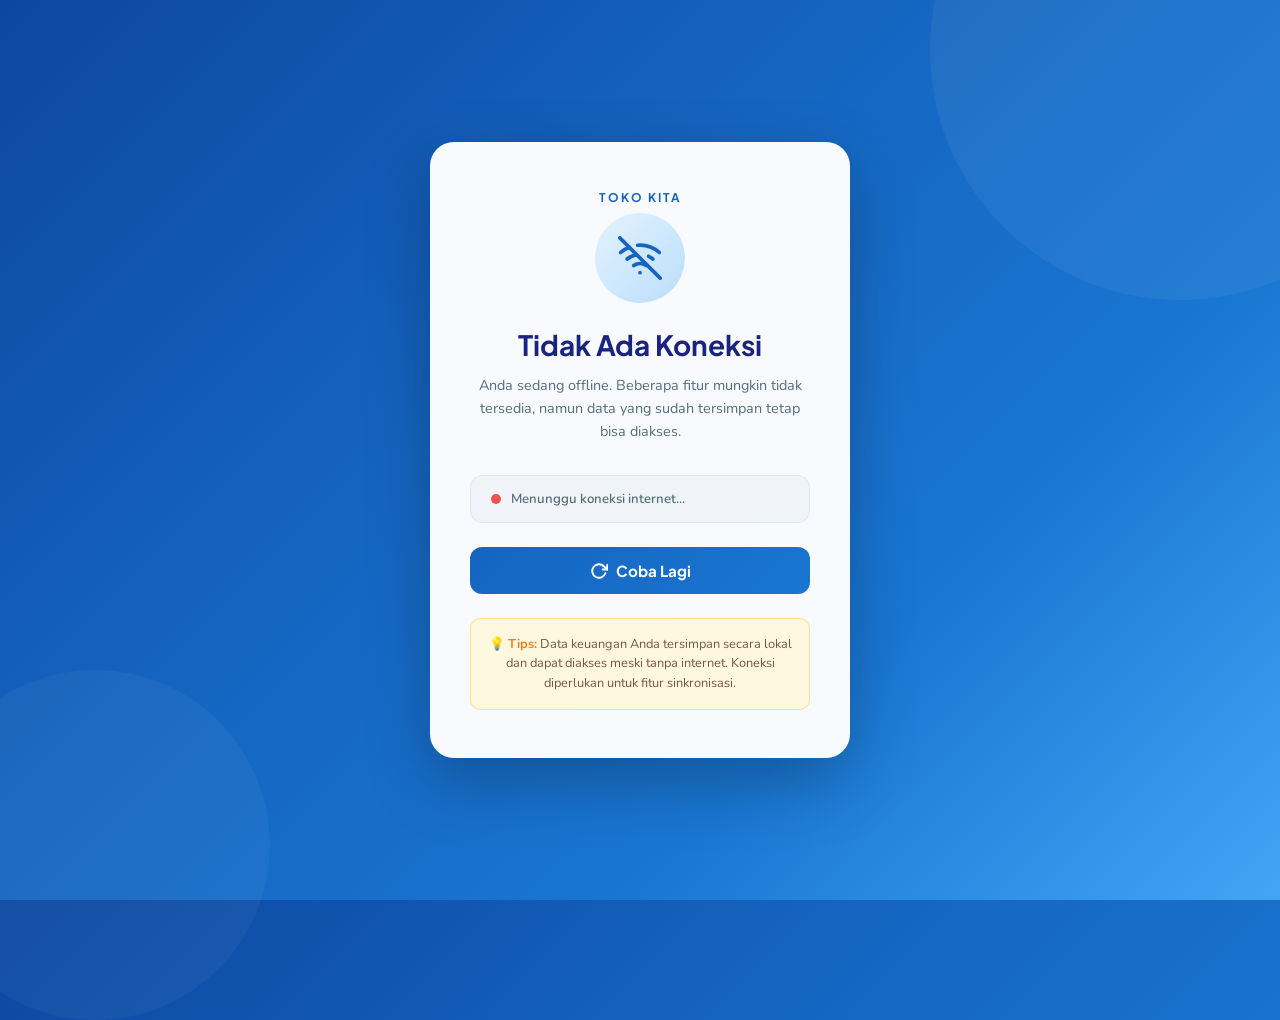
<file: offline.html>
<!DOCTYPE html>
<html lang="id">

<head>
  <meta charset="UTF-8">
  <meta name="viewport" content="width=device-width, initial-scale=1.0">
  <title>Offline — TOKO KITA</title>
  <link rel="manifest" href="manifest.json">
  <link rel="icon" type="image/png" sizes="192x192" href="icons/icon-192.png">
  <style>
    @import url('https://fonts.googleapis.com/css2?family=Plus+Jakarta+Sans:wght@400;600;700&family=Nunito:wght@400;500;600&display=swap');

    * {
      box-sizing: border-box;
      margin: 0;
      padding: 0;
    }

    body {
      font-family: 'Nunito', sans-serif;
      min-height: 100vh;
      background: linear-gradient(135deg, #0D47A1 0%, #1565C0 40%, #1976D2 70%, #42A5F5 100%);
      display: flex;
      align-items: center;
      justify-content: center;
      padding: 1.5rem;
      overflow: hidden;
      position: relative;
    }

    body::before {
      content: '';
      position: absolute;
      width: 500px;
      height: 500px;
      border-radius: 50%;
      background: rgba(255, 255, 255, 0.05);
      top: -200px;
      right: -150px;
      pointer-events: none;
    }

    body::after {
      content: '';
      position: absolute;
      width: 350px;
      height: 350px;
      border-radius: 50%;
      background: rgba(255, 255, 255, 0.04);
      bottom: -120px;
      left: -80px;
      pointer-events: none;
    }

    .card {
      background: rgba(255, 255, 255, 0.97);
      border-radius: 24px;
      padding: 3rem 2.5rem;
      max-width: 420px;
      width: 100%;
      text-align: center;
      box-shadow: 0 24px 64px rgba(0, 0, 0, 0.25);
      position: relative;
      z-index: 1;
      animation: slideUp 0.5s cubic-bezier(.4, 0, .2, 1);
    }

    @keyframes slideUp {
      from {
        transform: translateY(30px);
        opacity: 0;
      }

      to {
        transform: translateY(0);
        opacity: 1;
      }
    }

    .icon-wrap {
      width: 90px;
      height: 90px;
      background: linear-gradient(135deg, #E3F2FD, #BBDEFB);
      border-radius: 50%;
      display: flex;
      align-items: center;
      justify-content: center;
      margin: 0 auto 1.5rem;
      animation: pulse 2s infinite;
    }

    @keyframes pulse {

      0%,
      100% {
        transform: scale(1);
        box-shadow: 0 0 0 0 rgba(21, 101, 192, 0.2);
      }

      50% {
        transform: scale(1.05);
        box-shadow: 0 0 0 12px rgba(21, 101, 192, 0);
      }
    }

    .icon-wrap svg {
      width: 44px;
      height: 44px;
      stroke: #1565C0;
    }

    .brand {
      font-family: 'Plus Jakarta Sans', sans-serif;
      font-size: 0.75rem;
      font-weight: 700;
      color: #1565C0;
      letter-spacing: 2px;
      text-transform: uppercase;
      margin-bottom: 0.5rem;
    }

    h1 {
      font-family: 'Plus Jakarta Sans', sans-serif;
      font-size: 1.75rem;
      font-weight: 700;
      color: #1A237E;
      margin-bottom: 0.75rem;
    }

    p {
      color: #546E7A;
      font-size: 0.9rem;
      line-height: 1.6;
      margin-bottom: 2rem;
    }

    .status-bar {
      background: #F0F4F8;
      border-radius: 12px;
      padding: 0.875rem 1.25rem;
      display: flex;
      align-items: center;
      gap: 10px;
      margin-bottom: 1.5rem;
      border: 1.5px solid #E1E8EF;
    }

    .status-dot {
      width: 10px;
      height: 10px;
      border-radius: 50%;
      background: #EF5350;
      flex-shrink: 0;
      animation: blink 1.5s infinite;
    }

    @keyframes blink {

      0%,
      100% {
        opacity: 1;
      }

      50% {
        opacity: 0.3;
      }
    }

    .status-bar span {
      font-size: 0.825rem;
      font-weight: 600;
      color: #546E7A;
    }

    .btn-retry {
      background: linear-gradient(135deg, #1565C0, #1976D2);
      color: white;
      border: none;
      border-radius: 12px;
      padding: 14px 32px;
      font-family: 'Plus Jakarta Sans', sans-serif;
      font-weight: 700;
      font-size: 0.95rem;
      cursor: pointer;
      width: 100%;
      transition: all 0.22s cubic-bezier(.4, 0, .2, 1);
      display: flex;
      align-items: center;
      justify-content: center;
      gap: 8px;
    }

    .btn-retry:hover {
      background: linear-gradient(135deg, #0D47A1, #1565C0);
      transform: translateY(-2px);
      box-shadow: 0 8px 24px rgba(21, 101, 192, 0.35);
    }

    .btn-retry:active {
      transform: translateY(0);
    }

    .tips {
      margin-top: 1.5rem;
      padding: 1rem;
      background: #FFF8E1;
      border-radius: 10px;
      border: 1.5px solid #FFE082;
    }

    .tips p {
      font-size: 0.8rem;
      color: #795548;
      margin: 0;
      line-height: 1.5;
    }

    .tips strong {
      color: #F57F17;
    }
  </style>
</head>

<body>
  <div class="card">
    <div class="brand">TOKO KITA</div>

    <div class="icon-wrap">
      <!-- Wifi off icon -->
      <svg viewBox="0 0 24 24" fill="none" stroke-width="2" stroke-linecap="round" stroke-linejoin="round">
        <line x1="1" y1="1" x2="23" y2="23" />
        <path d="M16.72 11.06A10.94 10.94 0 0 1 19 12.55" />
        <path d="M5 12.55a10.94 10.94 0 0 1 5.17-2.39" />
        <path d="M10.71 5.05A16 16 0 0 1 22.56 9" />
        <path d="M1.42 9a15.91 15.91 0 0 1 4.7-2.88" />
        <path d="M8.53 16.11a6 6 0 0 1 6.95 0" />
        <line x1="12" y1="20" x2="12.01" y2="20" />
      </svg>
    </div>

    <h1>Tidak Ada Koneksi</h1>
    <p>Anda sedang offline. Beberapa fitur mungkin tidak tersedia, namun data yang sudah tersimpan tetap bisa diakses.
    </p>

    <div class="status-bar">
      <div class="status-dot"></div>
      <span>Menunggu koneksi internet...</span>
    </div>

    <button class="btn-retry" onclick="retryConnection()">
      <svg width="18" height="18" viewBox="0 0 24 24" fill="none" stroke="currentColor" stroke-width="2.5"
        stroke-linecap="round" stroke-linejoin="round">
        <polyline points="23 4 23 10 17 10" />
        <path d="M20.49 15a9 9 0 1 1-2.12-9.36L23 10" />
      </svg>
      Coba Lagi
    </button>

    <div class="tips">
      <p><strong>💡 Tips:</strong> Data keuangan Anda tersimpan secara lokal dan dapat diakses meski tanpa internet.
        Koneksi diperlukan untuk fitur sinkronisasi.</p>
    </div>
  </div>

  <script>
    function retryConnection() {
      const btn = document.querySelector('.btn-retry');
      btn.textContent = 'Memeriksa koneksi...';
      btn.disabled = true;

      // Coba reload
      setTimeout(() => {
        window.location.href = '/day-1-pemograman/index.html';
      }, 1000);
    }

    // Auto-deteksi jika kembali online
    window.addEventListener('online', () => {
      document.querySelector('.status-dot').style.background = '#66BB6A';
      document.querySelector('.status-bar span').textContent = 'Koneksi pulih! Mengalihkan...';
      setTimeout(() => {
        window.location.href = '/day-1-pemograman/index.html';
      }, 1200);
    });
  </script>
</body>

</html>
</file>
